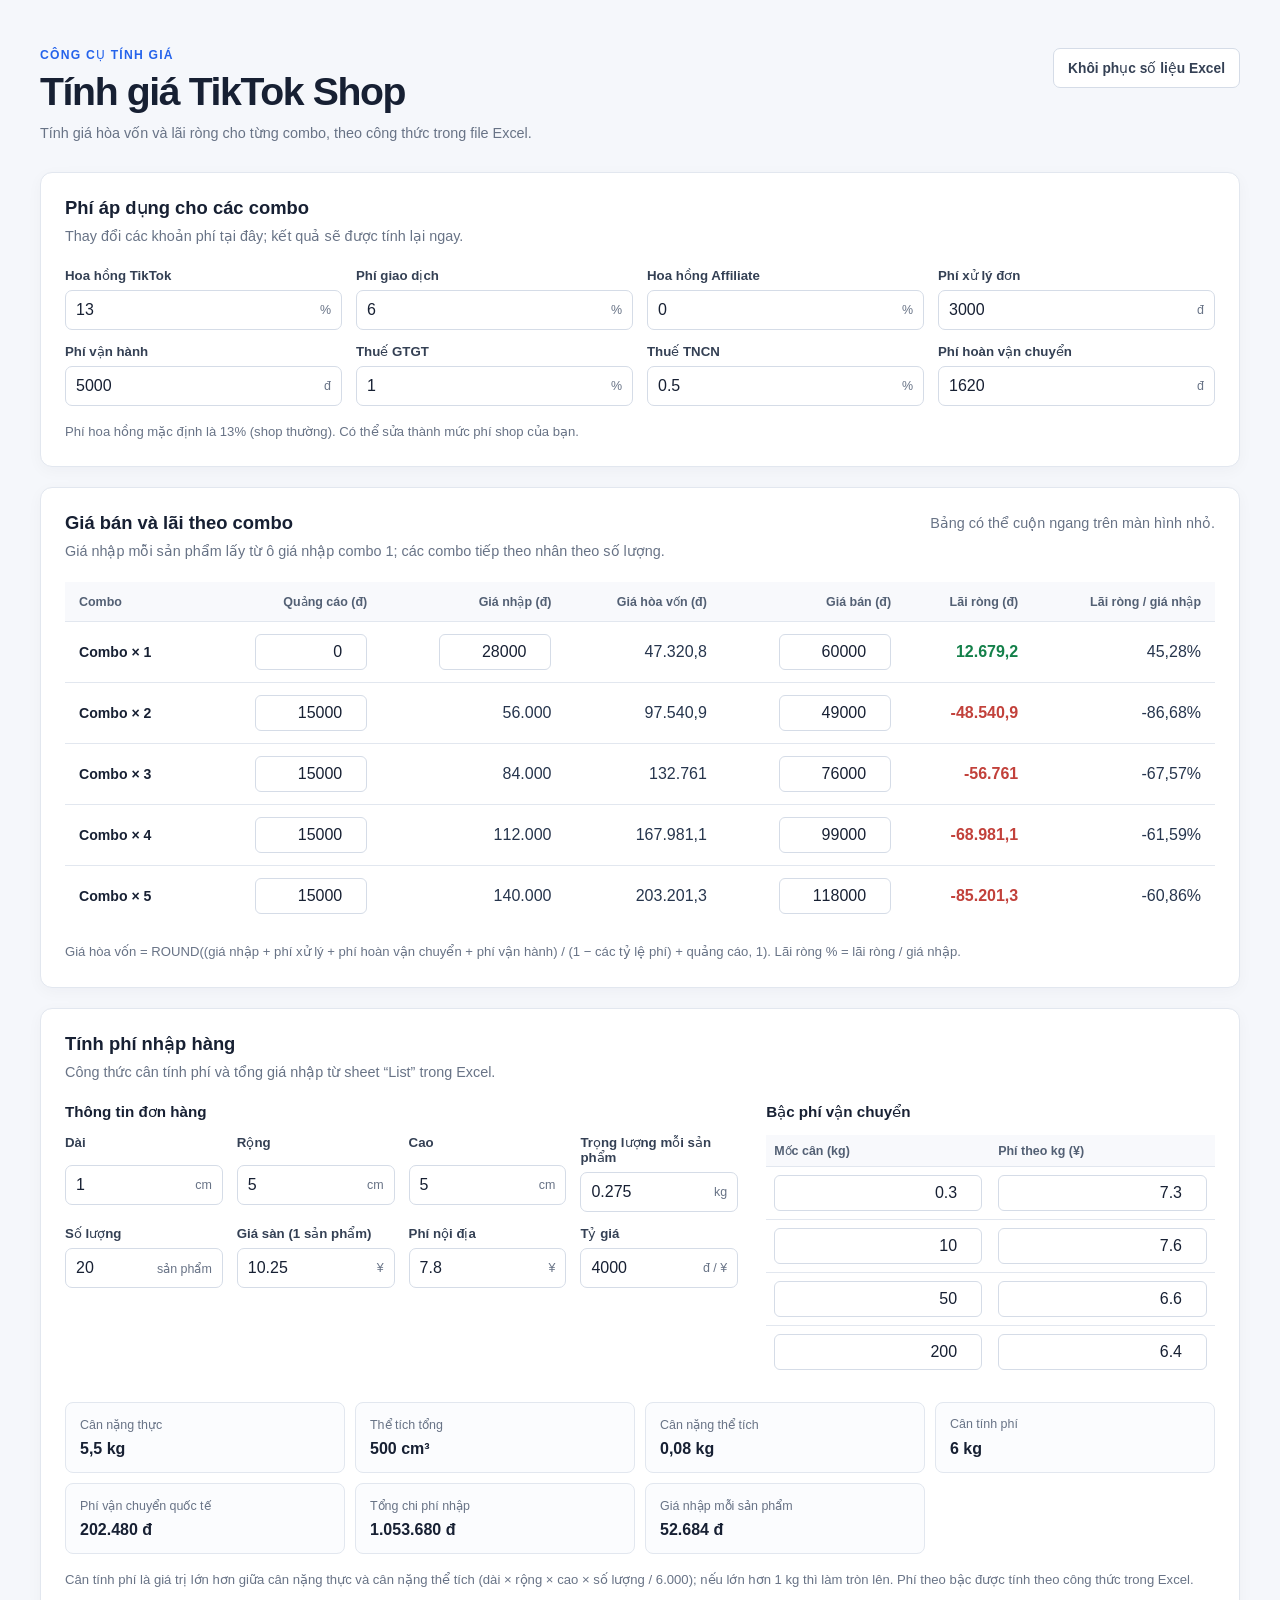
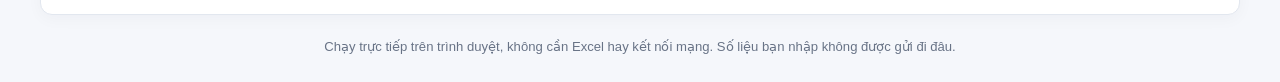
<file: index.html>
<!DOCTYPE html>
<html lang="vi">
<head>
  <meta charset="UTF-8">
  <meta name="viewport" content="width=device-width, initial-scale=1.0">
  <meta name="theme-color" content="#f5f7fb">
  <title>Tính giá TikTok Shop</title>
  <link rel="stylesheet" href="calculator.css">
  <script src="calculator.js" defer></script>
</head>
<body>
  <main class="page">
    <header class="page-header">
      <div>
        <p class="eyebrow">CÔNG CỤ TÍNH GIÁ</p>
        <h1>Tính giá TikTok Shop</h1>
        <p class="intro">Tính giá hòa vốn và lãi ròng cho từng combo, theo công thức trong file Excel.</p>
      </div>
      <button class="button button-secondary" id="resetButton" type="button">Khôi phục số liệu Excel</button>
    </header>

    <section class="card" aria-labelledby="feesTitle">
      <div class="section-heading">
        <div>
          <h2 id="feesTitle">Phí áp dụng cho các combo</h2>
          <p>Thay đổi các khoản phí tại đây; kết quả sẽ được tính lại ngay.</p>
        </div>
      </div>
      <div class="settings-grid" id="settings"></div>
      <p class="formula-note">Phí hoa hồng mặc định là 13% (shop thường). Có thể sửa thành mức phí shop của bạn.</p>
    </section>

    <section class="card" aria-labelledby="pricingTitle">
      <div class="section-heading">
        <div>
          <h2 id="pricingTitle">Giá bán và lãi theo combo</h2>
          <p>Giá nhập mỗi sản phẩm lấy từ ô giá nhập combo 1; các combo tiếp theo nhân theo số lượng.</p>
        </div>
        <p class="table-hint">Bảng có thể cuộn ngang trên màn hình nhỏ.</p>
      </div>
      <div class="table-wrap">
        <table class="pricing-table">
          <thead>
            <tr>
              <th scope="col">Combo</th>
              <th scope="col">Quảng cáo (đ)</th>
              <th scope="col">Giá nhập (đ)</th>
              <th scope="col">Giá hòa vốn (đ)</th>
              <th scope="col">Giá bán (đ)</th>
              <th scope="col">Lãi ròng (đ)</th>
              <th scope="col">Lãi ròng / giá nhập</th>
            </tr>
          </thead>
          <tbody id="products"></tbody>
        </table>
      </div>
      <p class="formula-note">Giá hòa vốn = ROUND((giá nhập + phí xử lý + phí hoàn vận chuyển + phí vận hành) / (1 − các tỷ lệ phí) + quảng cáo, 1). Lãi ròng % = lãi ròng / giá nhập.</p>
      <p class="status-message" id="pricingStatus" role="status" aria-live="polite"></p>
    </section>

    <section class="card" aria-labelledby="shippingTitle">
      <div class="section-heading">
        <div>
          <h2 id="shippingTitle">Tính phí nhập hàng</h2>
          <p>Công thức cân tính phí và tổng giá nhập từ sheet “List” trong Excel.</p>
        </div>
      </div>

      <div class="shipping-layout">
        <div>
          <h3>Thông tin đơn hàng</h3>
          <div class="settings-grid shipping-inputs" id="shippingInputs"></div>
        </div>
        <div>
          <h3>Bậc phí vận chuyển</h3>
          <div class="table-wrap">
            <table class="tier-table">
              <thead>
                <tr><th scope="col">Mốc cân (kg)</th><th scope="col">Phí theo kg (¥)</th></tr>
              </thead>
              <tbody id="shippingTiers"></tbody>
            </table>
          </div>
        </div>
      </div>

      <div class="results-grid" id="shippingResults" aria-live="polite"></div>
      <p class="formula-note">Cân tính phí là giá trị lớn hơn giữa cân nặng thực và cân nặng thể tích (dài × rộng × cao × số lượng / 6.000); nếu lớn hơn 1 kg thì làm tròn lên. Phí theo bậc được tính theo công thức trong Excel.</p>
      <p class="status-message" id="shippingStatus" role="status" aria-live="polite"></p>
    </section>

    <footer>Chạy trực tiếp trên trình duyệt, không cần Excel hay kết nối mạng. Số liệu bạn nhập không được gửi đi đâu.</footer>
  </main>
</body>
</html>
</file>
<file: calculator.css>
:root {
  color-scheme: light;
  font-family: "Segoe UI", Arial, sans-serif;
  color: #172033;
  background: #f5f7fb;
  font-synthesis: none;
  text-rendering: optimizeLegibility;
  --muted: #687386;
  --line: #e2e7ef;
  --blue: #2563eb;
  --green: #14804a;
  --red: #c2413b;
}

* {
  box-sizing: border-box;
}

body {
  min-width: 320px;
  min-height: 100vh;
  margin: 0;
}

button,
input {
  font: inherit;
}

.page {
  width: min(1200px, calc(100% - 40px));
  margin: 0 auto;
  padding: 48px 0 28px;
}

.page-header,
.section-heading {
  display: flex;
  align-items: flex-start;
  justify-content: space-between;
  gap: 20px;
}

.page-header {
  margin-bottom: 28px;
}

.eyebrow {
  margin: 0 0 8px;
  color: var(--blue);
  font-size: 0.76rem;
  font-weight: 750;
  letter-spacing: 0.1em;
}

h1,
h2,
h3,
p {
  margin-top: 0;
}

h1 {
  margin-bottom: 8px;
  font-size: clamp(1.8rem, 4vw, 2.45rem);
  letter-spacing: -0.035em;
}

h2 {
  margin-bottom: 6px;
  font-size: 1.15rem;
}

h3 {
  margin: 0 0 14px;
  font-size: 0.95rem;
}

.intro,
.section-heading p,
.formula-note,
.table-hint {
  color: var(--muted);
  font-size: 0.9rem;
  line-height: 1.55;
}

.intro {
  max-width: 700px;
  margin-bottom: 0;
}

.card {
  margin-bottom: 20px;
  padding: 24px;
  background: #fff;
  border: 1px solid var(--line);
  border-radius: 12px;
  box-shadow: 0 4px 16px rgba(27, 39, 62, 0.035);
}

.section-heading {
  margin-bottom: 20px;
}

.section-heading p {
  margin-bottom: 0;
}

.settings-grid {
  display: grid;
  grid-template-columns: repeat(4, minmax(0, 1fr));
  gap: 14px;
}

.field {
  display: grid;
  gap: 7px;
  min-width: 0;
}

.field-label {
  color: #344054;
  font-size: 0.83rem;
  font-weight: 600;
}

.input-wrap {
  display: flex;
  align-items: center;
  min-width: 0;
  height: 40px;
  border: 1px solid #d5dce7;
  border-radius: 7px;
  background: #fff;
}

.input-wrap:focus-within,
.table-input:focus {
  border-color: var(--blue);
  outline: 3px solid rgba(37, 99, 235, 0.12);
}

.input-wrap input {
  width: 100%;
  min-width: 0;
  height: 100%;
  padding: 0 10px;
  color: #172033;
  border: 0;
  outline: 0;
  background: transparent;
}

.unit {
  flex: 0 0 auto;
  padding: 0 10px 0 4px;
  color: var(--muted);
  font-size: 0.78rem;
}

.formula-note {
  margin: 16px 0 0;
  font-size: 0.82rem;
}

.table-hint {
  flex: 0 0 auto;
  margin: 0;
}

.table-wrap {
  overflow-x: auto;
}

table {
  width: 100%;
  border-collapse: collapse;
  white-space: nowrap;
}

th,
td {
  padding: 12px 14px;
  border-bottom: 1px solid var(--line);
  text-align: right;
}

thead th {
  color: #536074;
  background: #f8f9fc;
  font-size: 0.78rem;
  font-weight: 700;
}

th:first-child,
td:first-child {
  text-align: left;
}

tbody th {
  font-size: 0.88rem;
  font-weight: 650;
}

tbody tr:last-child th,
tbody tr:last-child td {
  border-bottom: 0;
}

.table-input {
  width: 112px;
  min-height: 36px;
  padding: 6px 9px;
  color: #172033;
  text-align: right;
  border: 1px solid #d5dce7;
  border-radius: 6px;
  background: #fff;
}

.result-cell,
.calculated-value {
  color: #26354d;
  font-variant-numeric: tabular-nums;
}

.result-cell[data-profit] {
  color: var(--green);
  font-weight: 700;
}

.result-cell.is-loss {
  color: var(--red);
}

.status-message {
  min-height: 0;
  margin: 0;
  color: var(--red);
  font-size: 0.87rem;
}

.status-message.is-error {
  margin-top: 12px;
}

.shipping-layout {
  display: grid;
  grid-template-columns: minmax(0, 1.5fr) minmax(260px, 1fr);
  gap: 28px;
}

.shipping-inputs {
  grid-template-columns: repeat(4, minmax(0, 1fr));
}

.tier-table th,
.tier-table td {
  padding: 8px;
}

.tier-table th {
  text-align: left;
}

.tier-table .table-input {
  width: 100%;
}

.results-grid {
  display: grid;
  grid-template-columns: repeat(4, minmax(0, 1fr));
  gap: 10px;
  margin-top: 24px;
}

.result-card {
  display: grid;
  gap: 8px;
  min-width: 0;
  padding: 14px;
  border: 1px solid var(--line);
  border-radius: 8px;
  background: #fbfcfe;
}

.result-card span {
  color: var(--muted);
  font-size: 0.78rem;
}

.result-card strong {
  overflow-wrap: anywhere;
  font-size: 1rem;
  font-variant-numeric: tabular-nums;
}

.button {
  flex: 0 0 auto;
  min-height: 40px;
  padding: 0 14px;
  color: #344054;
  font-size: 0.86rem;
  font-weight: 650;
  border: 1px solid #d5dce7;
  border-radius: 7px;
  background: #fff;
  cursor: pointer;
}

.button:hover {
  border-color: #aab5c5;
  background: #f9fafb;
}

input:focus-visible,
button:focus-visible {
  outline: 3px solid rgba(37, 99, 235, 0.2);
  outline-offset: 2px;
}

footer {
  padding: 4px 0 0;
  color: var(--muted);
  font-size: 0.82rem;
  text-align: center;
}

@media (max-width: 850px) {
  .settings-grid,
  .shipping-inputs {
    grid-template-columns: repeat(2, minmax(0, 1fr));
  }

  .shipping-layout {
    grid-template-columns: 1fr;
  }

  .results-grid {
    grid-template-columns: repeat(2, minmax(0, 1fr));
  }
}

@media (max-width: 560px) {
  .page {
    width: min(100% - 24px, 1200px);
    padding-top: 28px;
  }

  .page-header {
    display: grid;
    gap: 16px;
  }

  .card {
    padding: 18px 14px;
  }

  .section-heading {
    display: grid;
    gap: 8px;
  }

  .table-hint {
    text-align: left;
  }

  .settings-grid,
  .shipping-inputs {
    gap: 12px 9px;
  }
}
</file>
